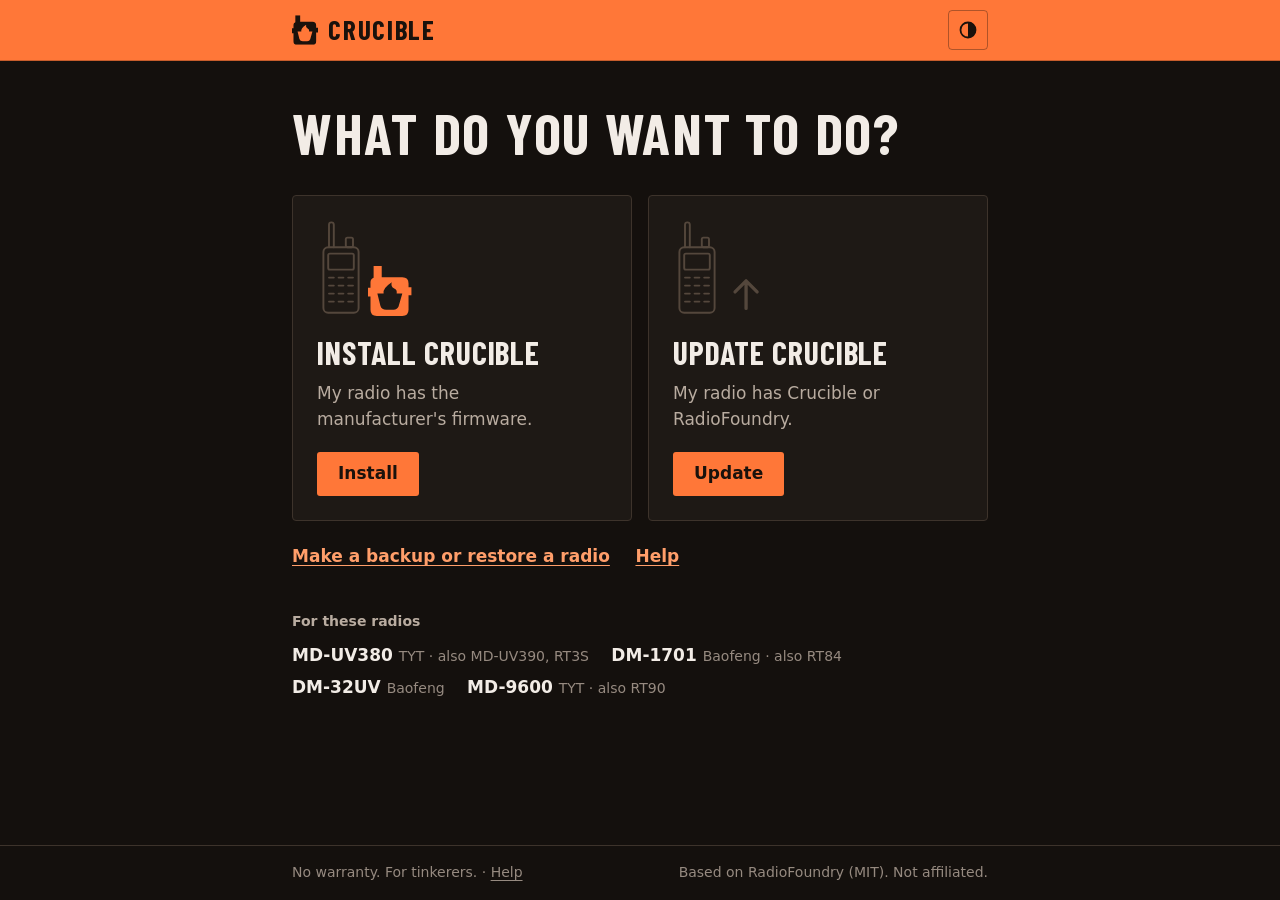
<file: docs/crucible/adr/001/prototype.html>
<!doctype html>
<!-- SPDX-License-Identifier: MIT -->
<!-- Copyright (c) 2026 David Behnke -->
<html lang="en" data-theme="dark">
<head>
<meta charset="utf-8">
<meta name="viewport" content="width=device-width, initial-scale=1">
<title>Crucible installer · ADR 001 prototype</title>
<style>
@font-face { font-family: "Barlow Condensed"; font-weight: 600; font-display: swap;
	src: url(../../../../site/crucible/fonts/barlow-condensed-600-latin.woff2) format("woff2"); }
@font-face { font-family: "Barlow Condensed"; font-weight: 700; font-display: swap;
	src: url(../../../../site/crucible/fonts/barlow-condensed-700-latin.woff2) format("woff2"); }

/* Tokens: DESIGN.md's foundry world, unchanged */
:root {
	--hot: #ff7738; --hot-lift: #ff8a52; --flame: #ffc45d; --iron: #1a120c; --cooling: #9c3410; --mould: #2a231d;
	--bg: #14100d; --plate: #1e1915; --plate-2: #2a231d; --line: #3d332b; --line-2: #54473c;
	--text: #f2ece6; --muted: #b9aca0; --faint: #968a80; --link: #ff9e6a; --ember-soft: #3a1f12; --focus: var(--flame);
	--ok: #86d6a0; --warn: #f2bd57; --warn-soft: #33270f; --bad: #ff8f80; --bad-soft: #3a1714;
	--cast: "Barlow Condensed", "Arial Narrow", sans-serif;
	--sans: system-ui, -apple-system, "Segoe UI", Roboto, "Helvetica Neue", Arial, sans-serif;
	--mono: ui-monospace, "SF Mono", Menlo, Consolas, "Liberation Mono", monospace;
	color-scheme: dark;
}
:root[data-theme="light"] {
	--bg: #d8dbd4; --plate: #eff1ec; --plate-2: #c8ccc3; --line: #aeb2a8; --line-2: #8f9489;
	--text: #1c1612; --muted: #4c4f47; --faint: #595c54; --link: #a33d0b; --ember-soft: #f7d9c8; --focus: #a33d0b;
	--ok: #1d6b35; --warn: #7c5100; --warn-soft: #f5e7c8; --bad: #a3241a; --bad-soft: #f6dcd8;
	color-scheme: light;
}
* { box-sizing: border-box; }
html { scrollbar-color: var(--line) var(--bg); accent-color: var(--hot); caret-color: var(--hot); }
::selection { background: var(--hot); color: var(--iron); }
html, body { margin: 0; }
body { min-height: 100vh; display: flex; flex-direction: column; background: var(--bg); color: var(--text);
	font: 1.0625rem/1.55 var(--sans); -webkit-font-smoothing: antialiased; }
a { color: var(--link); text-underline-offset: .2em; text-decoration-thickness: 1px; }
:focus-visible { outline: 2px solid var(--focus); outline-offset: 3px; border-radius: 2px; }

/* The band */
.band { background: var(--hot); color: var(--iron); border-bottom: 1px solid rgb(0 0 0 / 22%); }
.band .in, main, .foot .in { width: 100%; max-width: 46rem; margin: 0 auto; padding-inline: 1.25rem; }
.band .in { display: flex; align-items: center; gap: .65rem; min-height: 60px; }
.band svg.mark { width: 26px; height: 30px; }
.band b { font: 700 1.7rem/1 var(--cast); letter-spacing: .06em; text-transform: uppercase; }
.band .where { margin-left: auto; font-weight: 600; font-size: .95rem; }
.band .toggle { display: inline-grid; place-items: center; width: 40px; height: 40px; padding: 0; border-radius: 4px;
	background: transparent; border: 1px solid rgb(26 18 12 / 35%); color: var(--iron); cursor: pointer; }
.band .toggle:hover { background: rgb(26 18 12 / 10%); }
.band .toggle svg { width: 20px; height: 20px; }
.band :focus-visible { outline-color: var(--iron); }
.band .where:empty + .toggle { margin-left: auto; }
main { flex: 1; padding-block: 2.75rem 4rem; }
.foot { border-top: 1px solid var(--line); color: var(--faint); font-size: .875rem; }
.foot .in { display: flex; flex-wrap: wrap; justify-content: space-between; gap: .3rem 1.5rem; padding-block: 1rem; }
.foot a { color: inherit; }

/* Casting marks: h1, h2, the wordmark, step names and step numerals only */
h1, h2 { margin: 0; font-family: var(--cast); font-weight: 700; text-transform: uppercase; letter-spacing: .03em;
	text-wrap: balance; }
h1 { font-size: clamp(2rem, 4.2vw, 2.9rem); line-height: 1; }
.home h1 { font-size: clamp(2.4rem, 7vw, 3.6rem); line-height: .95; }
h2 { font-size: clamp(1.35rem, 2.2vw, 1.65rem); line-height: 1.1; }
.label { margin: 0 0 .55rem; font-size: .875rem; font-weight: 600; color: var(--muted); }
.lead { margin: .8rem 0 0; font-size: 1.15rem; color: var(--muted); max-width: 34rem; text-wrap: pretty; }
p { margin: .6rem 0 0; text-wrap: pretty; }
.mono { font-family: var(--mono); font-size: .875em; font-variant-numeric: tabular-nums; overflow-wrap: anywhere; }
.back { display: inline-flex; gap: .35rem; align-items: center; margin-bottom: 1.4rem; color: var(--muted);
	text-decoration: none; font-weight: 600; }
.back:hover { color: var(--text); }
.after { margin-top: 1rem; color: var(--muted); }

/* Plates and buttons: label type, sentence case */
.plate { background: var(--plate); border: 1px solid var(--line); border-radius: 4px; padding: 1.4rem 1.5rem; }
.btn { display: inline-flex; align-items: center; justify-content: center; min-height: 2.75rem; padding: 0 1.25rem;
	border-radius: 3px; border: 1px solid transparent; font: 600 1.0625rem/1 var(--sans); text-decoration: none;
	cursor: pointer; }
.btn.hot { background: var(--hot); color: var(--iron); }
.btn.hot:not([disabled]):hover { background: var(--hot-lift); }
.btn.line { background: transparent; color: var(--text); border-color: var(--line-2); }
.btn.line:hover { border-color: var(--text); }
.btn[disabled] { background: var(--plate-2); color: var(--faint); border-color: var(--line); cursor: not-allowed; }
.btn.big { min-height: 3.25rem; padding: 0 1.75rem; font-size: 1.15rem; }
.actions { display: flex; flex-wrap: wrap; align-items: center; gap: .9rem 1.4rem; margin-top: 1.5rem; }
.actions .quiet { color: var(--muted); font-weight: 600; }

/* Alerts: the signal word, then the command, then the result */
.alert { display: grid; grid-template-columns: 5.5rem 1fr; gap: .2rem .8rem; margin-top: 1.25rem; padding: .85rem 1.1rem;
	background: var(--warn-soft); border: 1px solid var(--warn); border-radius: 3px; }
.alert b { font-size: .875rem; font-weight: 700; letter-spacing: .08em; line-height: 1.75; color: var(--warn); }
.alert p { margin: 0; }
.alert.stop { background: var(--bad-soft); border-color: var(--bad); }
.alert.stop b { color: var(--bad); }
.note { margin-top: 1rem; color: var(--muted); font-size: .95rem; }

/* Gate and terms */
.narrow { max-width: 36rem; }
.browsers { display: grid; grid-template-columns: 1fr 1fr; gap: .8rem; margin-top: 1.6rem; }
.browsers a { display: block; padding: 1rem 1.1rem; background: var(--plate); border: 1px solid var(--line);
	border-radius: 4px; color: var(--text); text-decoration: none; }
.browsers a:hover { border-color: var(--hot); }
.browsers b { display: block; font-size: 1.2rem; }
.browsers span { color: var(--muted); font-size: .95rem; }
.terms { margin: 1.6rem 0 0; padding: 0; list-style: none; counter-reset: t; }
.terms li { position: relative; padding: .85rem 0 .85rem 2.6rem; border-top: 1px solid var(--line); counter-increment: t; }
.terms li:last-child { border-bottom: 1px solid var(--line); }
.terms li::before { content: counter(t); position: absolute; left: 0; top: .62rem; font: 700 1.6rem/1 var(--cast);
	color: var(--hot); }
.accept { display: flex; gap: .8rem; align-items: center; margin-top: 1.4rem; font-weight: 600; cursor: pointer; }
.accept input { flex: none; width: 1.35rem; height: 1.35rem; }

/* Home: two equal doors */
.doors { display: grid; grid-template-columns: 1fr 1fr; gap: 1rem; margin-top: 2.2rem; }
.door { display: flex; flex-direction: column; min-height: 17rem; padding: 1.5rem; background: var(--plate);
	border: 1px solid var(--line); border-radius: 4px; color: var(--text); text-decoration: none; }
.door:hover { border-color: var(--hot); }
.door .art { display: flex; align-items: flex-end; gap: .2rem; height: 6rem; color: var(--line-2); }
.door .art svg { height: 100%; width: auto; }
.door .art .lit { height: 52%; color: var(--hot); }
.door .art .arrow { height: 46%; color: var(--line-2); }
.door h2 { margin-top: auto; padding-top: 1.2rem; font-size: 2rem; }
.door p { color: var(--muted); }
.door .btn { align-self: flex-start; margin-top: 1.2rem; }
.home-links { display: flex; flex-wrap: wrap; gap: .6rem 1.6rem; margin-top: 1.4rem; font-weight: 600; }
.fits { margin-top: 2.6rem; }
.fits ul { display: flex; flex-wrap: wrap; gap: .4rem 1.4rem; margin: 0; padding: 0; list-style: none; }
.fits li { font-weight: 600; }
.fits li small { color: var(--faint); font-weight: 400; font-size: .875rem; }

/* The work card */
.card-head { display: flex; align-items: flex-end; justify-content: space-between; gap: 1rem; flex-wrap: wrap; }
.card-head .count { font-size: .875rem; font-weight: 600; color: var(--faint); }
.mould { height: .5rem; margin: 1.1rem 0 1.6rem; background: var(--mould); border-radius: 2px; overflow: hidden; }
.mould span { position: relative; display: block; height: 100%;
	background: linear-gradient(90deg, var(--cooling), var(--hot) 75%, var(--flame)); }
.mould.live span::after { content: ""; position: absolute; right: 0; top: 0; bottom: 0; width: 5px; background: var(--flame);
	animation: melt 1.1s ease-in-out infinite alternate; }
.mould.set span { background: linear-gradient(90deg, var(--cooling), var(--hot)); }
@keyframes melt { from { opacity: 1; } to { opacity: .35; } }
@media (prefers-reduced-motion: reduce) { .mould.live span::after { animation: none; } }
.steps { margin: 0; padding: 0; list-style: none; border-top: 1px solid var(--line); }
.steps.first { margin-top: 1.6rem; }
.step { display: grid; grid-template-columns: 2.75rem 1fr auto; align-items: baseline; gap: 0 .8rem; padding: .85rem 0;
	border-bottom: 1px solid var(--line); }
.step .n { font: 700 1.7rem/1 var(--cast); color: var(--faint); }
.step .t { font: 700 1.2rem/1.2 var(--cast); letter-spacing: .06em; text-transform: uppercase; color: var(--faint); }
.step .v { color: var(--muted); font-size: .95rem; text-align: right; }
.step.done .n { color: transparent; position: relative; }
.step.done .n::before { content: ""; position: absolute; left: 0; top: .1rem; width: 1.4rem; height: 1.4rem;
	background: var(--hot); -webkit-mask: var(--tick) center/contain no-repeat; mask: var(--tick) center/contain no-repeat; }
.step.done .t { color: var(--text); }
.step.done .v a { color: var(--muted); }
.step.now { grid-template-columns: 2.75rem 1fr; padding: 1.2rem 0 1.6rem; }
.step.now .n { color: var(--hot); font-size: 2.6rem; }
.step.now .t { color: var(--text); font-size: 1.65rem; }
.step .body { grid-column: 2 / -1; margin-top: .4rem; }
.step .body > p:first-child { margin-top: 0; font-size: 1.1rem; }
:root { --cross: url("data:image/svg+xml,%3Csvg xmlns='http://www.w3.org/2000/svg' viewBox='0 0 24 24'%3E%3Cpath d='M6 4 4 6l6 6-6 6 2 2 6-6 6 6 2-2-6-6 6-6-2-2-6 6z'/%3E%3C/svg%3E");
	--tick: url("data:image/svg+xml,%3Csvg xmlns='http://www.w3.org/2000/svg' viewBox='0 0 24 24'%3E%3Cpath d='M9.2 17.6 3.6 12l2-2 3.6 3.6L18.4 4.4l2 2z'/%3E%3C/svg%3E"); }

/* Choices */
.radios { display: grid; grid-template-columns: repeat(4, 1fr); gap: .7rem; margin-top: 1.1rem; }
.choice { position: relative; display: flex; flex-direction: column; align-items: center; gap: .5rem; padding: 1rem .6rem .85rem;
	background: var(--plate); border: 1px solid var(--line); border-radius: 3px; cursor: pointer; text-align: center; }
.choice:hover { border-color: var(--line-2); }
.choice svg { height: 5.5rem; width: auto; color: var(--muted); }
.choice svg.wide { height: 3.4rem; margin: 1.05rem 0; }
.choice b { font-size: 1.05rem; }
.choice small { color: var(--faint); font-size: .85rem; line-height: 1.25; }
.choice.picked { border-color: var(--hot); background: var(--ember-soft); box-shadow: inset 0 -2px 0 var(--flame); }
.choice.picked svg { color: var(--hot); }
.choice.picked small { color: var(--text); }
.options { display: grid; grid-template-columns: 1fr 1fr; gap: .7rem; margin-top: 1rem; }
.options .choice { align-items: flex-start; text-align: left; padding: .9rem 1rem; }
.sub { margin-top: 1.2rem; padding: 1rem 1.1rem; background: var(--plate); border: 1px solid var(--line); border-radius: 3px; }
.sub > b { display: block; }
.seg { display: inline-flex; flex-wrap: wrap; margin-top: .7rem; border: 1px solid var(--line-2); border-radius: 3px; overflow: hidden; }
.seg label { padding: .55rem 1rem; font-weight: 600; cursor: pointer; }
.seg label + label { border-left: 1px solid var(--line-2); }
.seg .on { background: var(--hot); color: var(--iron); }

/* Lists */
.need { margin: 1rem 0 0; padding: 0; list-style: none; display: grid; gap: .55rem; }
.need li { display: grid; grid-template-columns: 1.4rem 1fr; gap: .6rem; padding: .75rem .9rem;
	background: var(--plate); border: 1px solid var(--line); border-radius: 3px; }
.need li::before { content: ""; width: .6rem; height: .6rem; margin: .5rem 0 0 .3rem; background: var(--hot); border-radius: 1px; }
.need small { display: block; color: var(--muted); font-size: .9rem; }
.do { margin: 1rem 0 0; padding: 0; list-style: none; counter-reset: d; }
.do li { position: relative; padding: .45rem 0 .45rem 2.4rem; counter-increment: d; }
.do li::before { content: counter(d); position: absolute; left: 0; top: .42rem; width: 1.65rem; height: 1.65rem;
	display: grid; place-items: center; border: 1.5px solid var(--hot); border-radius: 50%; color: var(--hot);
	font-size: .875rem; font-weight: 700; }
.keys { display: grid; grid-template-columns: 9.5rem 1fr; gap: 1.5rem; align-items: center; }
.keys > svg { width: 100%; height: auto; color: var(--muted); }
.keys .do { margin-top: 0; }
.keys text { font: 600 9px var(--sans); fill: currentColor; }
.expect { display: flex; gap: .9rem; align-items: center; margin-top: 1rem; padding: .7rem 1rem; border-radius: 3px;
	background: var(--plate-2); }
.expect svg { flex: none; width: 1.9rem; height: auto; color: var(--muted); }
.expect b { display: block; }
.expect span { color: var(--muted); }
details.fold { margin-top: 1.1rem; }
details.fold summary { cursor: pointer; color: var(--muted); font-weight: 600; }

/* Files */
.file { display: grid; grid-template-columns: auto 1fr auto; gap: .9rem; align-items: center; margin-top: 1.1rem;
	padding: .9rem 1.1rem; background: var(--plate); border: 1px solid var(--ok); border-radius: 3px; }
.file > i { width: 1.4rem; height: 1.4rem; background: var(--ok); -webkit-mask: var(--tick) center/contain no-repeat;
	mask: var(--tick) center/contain no-repeat; }
.file small { display: block; color: var(--muted); }
.file.bad { border-color: var(--bad); }
.file.bad > i { background: var(--bad); -webkit-mask-image: var(--cross); mask-image: var(--cross); }

/* The pour */
.pour { margin-top: 1.2rem; }
.pour .mould { height: 14px; margin: .7rem 0 .4rem; border-radius: 2px; box-shadow: inset 0 1px 2px rgb(0 0 0 / .45); }
.pour .row { display: flex; justify-content: space-between; align-items: baseline; color: var(--muted);
	font-variant-numeric: tabular-nums; }
.pour .row b { color: var(--text); font-size: 1.35rem; font-weight: 700; }

/* Done */
.cast { display: grid; grid-template-columns: auto 1fr; gap: 1.4rem; align-items: center; }
.cast .seal { width: 5.5rem; height: 5.5rem; border-radius: 50%; display: grid; place-items: center;
	background: var(--hot); color: var(--iron); }
.cast .seal svg { width: 2.6rem; }
.cast .lead { margin-top: .5rem; }
.done-pour { margin-top: 2rem; }
.checks { margin: .2rem 0 0; padding: 0; list-style: none; display: grid; gap: .45rem; }
.checks li { padding-left: 1.9rem; position: relative; }
.checks li::before { content: ""; position: absolute; left: 0; top: .2rem; width: 1.15rem; height: 1.15rem;
	border: 1.5px solid var(--line-2); border-radius: 2px; }

/* Update: the radio on the bench, then the offer */
.bench { display: grid; grid-template-columns: 2.6rem 1fr; gap: 1rem; align-items: center; margin-top: 1.8rem;
	padding: .9rem 1.2rem; background: var(--plate); border: 1px solid var(--line); border-radius: 4px; }
.bench svg { width: 100%; height: auto; color: var(--muted); }
.bench h2 { font-size: 1.35rem; }
.bench dl { display: grid; grid-template-columns: max-content 1fr; gap: .15rem 1rem; margin: .35rem 0 0; }
.bench dt { color: var(--faint); }
.bench dd { margin: 0; font-weight: 600; }
.offer { margin-top: 1rem; padding: 1.4rem 1.5rem; background: var(--plate); border: 1px solid var(--hot); border-radius: 4px; }
.offer.calm { border-color: var(--line); }
.offer .meta { margin-top: .35rem; color: var(--muted); }
.offer ul { margin: .9rem 0 0; padding-left: 1.2rem; }
.offer ul li + li { margin-top: .2rem; }
details.more { margin-top: 1.2rem; border-top: 1px solid var(--line); }
details.more summary { padding: 1rem 0 .2rem; cursor: pointer; font-weight: 600; color: var(--muted); }
.versions { margin: .7rem 0 0; padding: 0; list-style: none; display: grid; gap: .45rem; }
.versions li { display: grid; grid-template-columns: 1.3rem 1fr auto; gap: .15rem .8rem; align-items: baseline;
	padding: .75rem .9rem; background: var(--plate); border: 1px solid var(--line); border-radius: 3px; cursor: pointer; }
.versions li.picked { border-color: var(--hot); background: var(--ember-soft); box-shadow: inset 0 -2px 0 var(--flame); }
.versions .mono { color: var(--muted); grid-column: 2 / -1; }
.versions em { font-style: normal; font-size: .875rem; color: var(--faint); }
.versions li.picked .mono, .versions li.picked em { color: var(--text); }

/* Prototype only: one screen at a time */
[data-screen] { display: none; }
[data-screen].show { display: block; }

@media (max-width: 40rem) {
	main { padding-block: 2rem 3rem; }
	.doors, .browsers, .options { grid-template-columns: 1fr; }
	.door { min-height: 0; }
	.door .art { height: 4.25rem; }
	.radios { grid-template-columns: 1fr 1fr; }
	.step .v { display: none; }
	.step, .step.now { grid-template-columns: 2.3rem 1fr; }
	.keys { grid-template-columns: 1fr; }
	.keys > svg { max-width: 7.5rem; }
	.band .where { display: none; }
	.band .toggle { margin-left: auto; }
	.alert { grid-template-columns: 1fr; }
	.versions li { grid-template-columns: 1.3rem 1fr; }
	.versions em { grid-column: 2; }
}
</style>
</head>
<body>
<svg width="0" height="0" style="position:absolute" aria-hidden="true">
	<defs>
		<symbol id="handheld" viewBox="0 0 60 120">
			<g fill="none" stroke="currentColor" stroke-width="2.4" stroke-linejoin="round" stroke-linecap="round">
				<path d="M15 34V6a3 3 0 0 1 6 0v28"/>
				<rect x="36" y="22" width="9" height="12" rx="2"/>
				<rect x="8" y="34" width="44" height="82" rx="6"/>
				<rect x="14" y="42" width="32" height="20" rx="2"/>
				<path d="M15 72h6M27 72h6M39 72h6M15 82h6M27 82h6M39 82h6M15 92h6M27 92h6M39 92h6M15 102h6M27 102h6M39 102h6"/>
			</g>
		</symbol>
		<symbol id="mobile" viewBox="0 0 120 70">
			<g fill="none" stroke="currentColor" stroke-width="2.4" stroke-linejoin="round" stroke-linecap="round">
				<rect x="4" y="12" width="112" height="50" rx="5"/>
				<rect x="34" y="20" width="42" height="18" rx="2"/>
				<circle cx="19" cy="37" r="8"/><circle cx="98" cy="37" r="8"/>
				<path d="M34 50h7M47 50h7M60 50h7M73 50h3"/>
				<path d="M20 12V6h80v6"/>
			</g>
		</symbol>
		<!-- The radio's screen, dark: a front with a filled screen -->
		<symbol id="darkscreen" viewBox="0 0 40 52">
			<g fill="none" stroke="currentColor" stroke-width="2.2" stroke-linejoin="round"><rect x="3" y="3" width="34" height="46" rx="4"/></g>
			<rect x="8" y="9" width="24" height="15" rx="1.5" fill="#000" stroke="currentColor" stroke-width="1.6"/>
			<g stroke="currentColor" stroke-width="2.2" stroke-linecap="round"><path d="M10 32h4M18 32h4M26 32h4M10 40h4M18 40h4M26 40h4"/></g>
		</symbol>
		<!-- The radio's top: the LED is the sign -->
		<symbol id="ledtop" viewBox="0 0 40 52">
			<g fill="none" stroke="currentColor" stroke-width="2.2" stroke-linejoin="round" stroke-linecap="round"><path d="M12 22V5a2.5 2.5 0 0 1 5 0v17"/><path d="M5 51V26a4 4 0 0 1 4-4h22a4 4 0 0 1 4 4v25"/></g>
			<circle cx="27" cy="15" r="4.5" fill="var(--warn)"/>
		</symbol>
		<symbol id="arrow" viewBox="0 0 40 40"><path fill="none" stroke="currentColor" stroke-width="3" stroke-linecap="round" stroke-linejoin="round" d="M20 33V9M10 18l10-10 10 10"/></symbol>
		<symbol id="mark" viewBox="0 0 70 80"><path fill="currentColor" fill-rule="evenodd" d="M9 0H22V18H55Q65 18 65 28V34H70V47H65V70Q65 80 55 80H14Q4 80 4 70V49H0V35H4V26Q4 21 9 19Z M15 44H25Q23 36 38 26Q36 33 42 36Q47 38 46 44H55L49 65Q47 70 41 70H29Q22 70 20 64Z"/></symbol>
	</defs>
</svg>

<header class="band"><div class="in">
	<svg class="mark" viewBox="0 0 70 80" aria-hidden="true"><use href="#mark"/></svg>
	<b>Crucible</b>
	<span class="where" data-where></span>
	<button class="toggle" type="button" aria-label="Change light and dark"><svg viewBox="0 0 20 20" aria-hidden="true"><circle cx="10" cy="10" r="7.5" fill="none" stroke="currentColor" stroke-width="1.8"/><path d="M10 2.5a7.5 7.5 0 0 1 0 15z" fill="currentColor"/></svg></button>
</div></header>

<main>

<!-- 1. The browser cannot connect -->
<section data-screen="gate" data-where="">
	<div class="narrow">
		<h1>Use Chrome or Edge</h1>
		<p class="lead">This browser cannot connect to a radio. Open this page on a computer in one of these browsers.</p>
		<div class="browsers">
			<a href="https://www.google.com/chrome/"><b>Chrome</b><span>Windows, Mac or Linux computer</span></a>
			<a href="https://www.microsoft.com/edge"><b>Edge</b><span>Windows, Mac or Linux computer</span></a>
		</div>
		<p class="note">Safari, Firefox and phone browsers cannot install Crucible. Opera on a computer can also connect.</p>
	</div>
</section>

<!-- 2. Terms, one time on each computer -->
<section data-screen="terms" data-where="">
	<div class="narrow">
		<h1>Before you start</h1>
		<p class="lead">Read these four items. The installer shows them one time on this computer.</p>
		<ol class="terms">
			<li>Crucible is experimental firmware. It is for tinkerers.</li>
			<li>Crucible has no warranty. You accept all risk.</li>
			<li>An install can cause damage to your radio. Keep your backup files.</li>
			<li>You are responsible for your radio and for its transmissions.</li>
		</ol>
		<label class="accept"><input type="checkbox"> I understand these items and I accept the risk.</label>
		<div class="actions"><button class="btn hot big" disabled>Continue</button></div>
		<p class="after">If you do not accept, close this page.</p>
	</div>
</section>

<!-- 3. Home: two doors -->
<section data-screen="home" data-where="" class="home">
	<h1>What do you want to do?</h1>
	<div class="doors">
		<a class="door" href="#i-radio">
			<span class="art"><svg viewBox="0 0 60 120" aria-hidden="true"><use href="#handheld"/></svg><svg class="lit" viewBox="0 0 70 80" aria-hidden="true"><use href="#mark"/></svg></span>
			<h2>Install Crucible</h2>
			<p>My radio has the manufacturer's firmware.</p>
			<span class="btn hot">Install</span>
		</a>
		<a class="door" href="#u-connect">
			<span class="art"><svg viewBox="0 0 60 120" aria-hidden="true"><use href="#handheld"/></svg><svg class="arrow" viewBox="0 0 40 40" aria-hidden="true"><use href="#arrow"/></svg></span>
			<h2>Update Crucible</h2>
			<p>My radio has Crucible or RadioFoundry.</p>
			<span class="btn hot">Update</span>
		</a>
	</div>
	<div class="home-links"><a href="#">Make a backup or restore a radio</a><a href="#">Help</a></div>
	<div class="fits">
		<p class="label">For these radios</p>
		<ul>
			<li>MD-UV380 <small>TYT · also MD-UV390, RT3S</small></li>
			<li>DM-1701 <small>Baofeng · also RT84</small></li>
			<li>DM-32UV <small>Baofeng</small></li>
			<li>MD-9600 <small>TYT · also RT90</small></li>
		</ul>
	</div>
</section>

<!-- 4. Install: select the radio -->
<section data-screen="i-radio" data-where="Install">
	<a class="back" href="#home">← Back</a>
	<div class="card-head"><h1>Install Crucible</h1><span class="count">Step 1 of 6</span></div>
	<div class="mould"><span style="width:4%"></span></div>
	<ol class="steps">
		<li class="step now"><span class="n">1</span><span class="t">Radio</span>
			<div class="body">
				<p>Select your radio.</p>
				<div class="radios">
					<label class="choice"><svg viewBox="0 0 60 120" aria-hidden="true"><use href="#handheld"/></svg><b>MD-UV380</b><small>TYT · also MD-UV390, RT3S</small></label>
					<label class="choice picked"><svg viewBox="0 0 60 120" aria-hidden="true"><use href="#handheld"/></svg><b>DM-1701</b><small>Baofeng · also RT84</small></label>
					<label class="choice"><svg viewBox="0 0 60 120" aria-hidden="true"><use href="#handheld"/></svg><b>DM-32UV</b><small>Baofeng</small></label>
					<label class="choice"><svg class="wide" viewBox="0 0 120 70" aria-hidden="true"><use href="#mobile"/></svg><b>MD-9600</b><small>TYT · also RT90</small></label>
				</div>
				<div class="actions"><a class="btn hot" href="#i-need">Next</a></div>
			</div></li>
		<li class="step"><span class="n">2</span><span class="t">Things you need</span></li>
		<li class="step"><span class="n">3</span><span class="t">Save your channels</span></li>
		<li class="step"><span class="n">4</span><span class="t">Firmware file</span></li>
		<li class="step"><span class="n">5</span><span class="t">Update mode</span></li>
		<li class="step"><span class="n">6</span><span class="t">Install</span></li>
	</ol>
</section>

<!-- 4b. Install: the MD-UV380 asks for its power -->
<section data-screen="i-radio-power" data-where="Install">
	<a class="back" href="#home">← Back</a>
	<div class="card-head"><h1>Install Crucible</h1><span class="count">Step 1 of 6</span></div>
	<div class="mould"><span style="width:4%"></span></div>
	<ol class="steps">
		<li class="step now"><span class="n">1</span><span class="t">Radio</span>
			<div class="body">
				<p>Select your radio.</p>
				<div class="radios">
					<label class="choice picked"><svg viewBox="0 0 60 120" aria-hidden="true"><use href="#handheld"/></svg><b>MD-UV380</b><small>TYT · also MD-UV390, RT3S</small></label>
					<label class="choice"><svg viewBox="0 0 60 120" aria-hidden="true"><use href="#handheld"/></svg><b>DM-1701</b><small>Baofeng · also RT84</small></label>
					<label class="choice"><svg viewBox="0 0 60 120" aria-hidden="true"><use href="#handheld"/></svg><b>DM-32UV</b><small>Baofeng</small></label>
					<label class="choice"><svg class="wide" viewBox="0 0 120 70" aria-hidden="true"><use href="#mobile"/></svg><b>MD-9600</b><small>TYT · also RT90</small></label>
				</div>
				<div class="sub">
					<b>Maximum power</b>
					<p style="margin-top:.2rem;color:var(--muted)">Read the power on the label of the radio or of its box.</p>
					<div class="seg"><label class="on">5 W</label><label>10 W (MD-UV390 Plus)</label></div>
				</div>
				<div class="alert"><b>CAUTION</b><p>Select the power on the label. The installer cannot find an incorrect selection. With an incorrect selection, the radio does not operate correctly.</p></div>
				<div class="actions"><a class="btn hot" href="#i-need">Next</a></div>
			</div></li>
		<li class="step"><span class="n">2</span><span class="t">Things you need</span></li>
		<li class="step"><span class="n">3</span><span class="t">Save your channels</span></li>
		<li class="step"><span class="n">4</span><span class="t">Firmware file</span></li>
		<li class="step"><span class="n">5</span><span class="t">Update mode</span></li>
		<li class="step"><span class="n">6</span><span class="t">Install</span></li>
	</ol>
</section>

<!-- 5. Install: things you need -->
<section data-screen="i-need" data-where="Install">
	<a class="back" href="#i-radio">← Back</a>
	<div class="card-head"><h1>Install Crucible</h1><span class="count">Step 2 of 6</span></div>
	<div class="mould"><span style="width:20%"></span></div>
	<ol class="steps">
		<li class="step done"><span class="n">1</span><span class="t">Radio</span><span class="v">DM-1701 · <a href="#i-radio">Change</a></span></li>
		<li class="step now"><span class="n">2</span><span class="t">Things you need</span>
			<div class="body">
				<p>Get these items before you start.</p>
				<ul class="need">
					<li><span>The programming cable of the radio<small>A charging cable cannot send data.</small></span></li>
					<li><span>A charged battery<small>Charge the battery to more than half.</small></span></li>
					<li><span>The Baofeng firmware file<small>Version V02.06, or Radioddity V02.01 to V02.03. <a href="#">Where to get the file</a></small></span></li>
					<li><span>The manufacturer's programming software (CPS)<small>Step 3 uses the CPS to save your channels. Most CPS programs operate only on Windows.</small></span></li>
				</ul>
				<div class="actions"><a class="btn hot" href="#i-save">Next</a></div>
			</div></li>
		<li class="step"><span class="n">3</span><span class="t">Save your channels</span></li>
		<li class="step"><span class="n">4</span><span class="t">Firmware file</span></li>
		<li class="step"><span class="n">5</span><span class="t">Update mode</span></li>
		<li class="step"><span class="n">6</span><span class="t">Install</span></li>
	</ol>
</section>

<!-- 6. Install: save the channels with the CPS (DM-1701, MD-UV380) -->
<section data-screen="i-save" data-where="Install">
	<a class="back" href="#i-need">← Back</a>
	<div class="card-head"><h1>Install Crucible</h1><span class="count">Step 3 of 6</span></div>
	<div class="mould"><span style="width:36%"></span></div>
	<ol class="steps">
		<li class="step done"><span class="n">1</span><span class="t">Radio</span><span class="v">DM-1701 · <a href="#i-radio">Change</a></span></li>
		<li class="step done"><span class="n">2</span><span class="t">Things you need</span><span class="v">Ready</span></li>
		<li class="step now"><span class="n">3</span><span class="t">Save your channels</span>
			<div class="body">
				<p>Save your channels in a file before the install. Crucible changes the channel memory of the radio.</p>
				<ol class="do">
					<li>Set the radio to ON.</li>
					<li>Connect the radio to the computer with the programming cable.</li>
					<li>Open the CPS.</li>
					<li>In the CPS, click <b>Read</b>. The CPS copies the channels from the radio.</li>
					<li>Save the file on your computer.</li>
				</ol>
				<label class="accept"><input type="checkbox"> I saved my channels in a file.</label>
				<details class="fold"><summary>I do not have the CPS</summary>
					<div class="alert"><b>CAUTION</b><p>Without a channel file, you cannot restore your channels. You must enter them again.</p></div>
					<label class="accept"><input type="checkbox"> I continue without a channel file.</label>
				</details>
				<div class="actions"><button class="btn hot" disabled>Next</button></div>
			</div></li>
		<li class="step"><span class="n">4</span><span class="t">Firmware file</span></li>
		<li class="step"><span class="n">5</span><span class="t">Update mode</span></li>
		<li class="step"><span class="n">6</span><span class="t">Install</span></li>
	</ol>
</section>

<!-- 7. Install: the firmware file -->
<section data-screen="i-file" data-where="Install">
	<a class="back" href="#i-save">← Back</a>
	<div class="card-head"><h1>Install Crucible</h1><span class="count">Step 4 of 6</span></div>
	<div class="mould"><span style="width:52%"></span></div>
	<ol class="steps">
		<li class="step done"><span class="n">1</span><span class="t">Radio</span><span class="v">DM-1701 · <a href="#i-radio">Change</a></span></li>
		<li class="step done"><span class="n">2</span><span class="t">Things you need</span><span class="v">Ready</span></li>
		<li class="step done"><span class="n">3</span><span class="t">Save your channels</span><span class="v">Saved</span></li>
		<li class="step now"><span class="n">4</span><span class="t">Firmware file</span>
			<div class="body">
				<p>Select the Baofeng firmware file. Crucible uses the voice codec from this file.</p>
				<div class="file"><i></i><span><b>Baofeng V02.06</b><small>BF-DM1701-V02.06.bin · The installer accepts this file.</small></span><a href="#">Change</a></div>
				<div class="actions"><a class="btn hot" href="#i-mode">Next</a></div>
				<p class="note">The file stays on your computer. The installer does not send it.</p>
			</div></li>
		<li class="step"><span class="n">5</span><span class="t">Update mode</span></li>
		<li class="step"><span class="n">6</span><span class="t">Install</span></li>
	</ol>
</section>

<!-- 7b. Install: the file is not correct -->
<section data-screen="e-file" data-where="Install">
	<a class="back" href="#i-save">← Back</a>
	<div class="card-head"><h1>Install Crucible</h1><span class="count">Step 4 of 6</span></div>
	<div class="mould"><span style="width:52%"></span></div>
	<ol class="steps">
		<li class="step done"><span class="n">1</span><span class="t">Radio</span><span class="v">DM-1701 · <a href="#i-radio">Change</a></span></li>
		<li class="step done"><span class="n">2</span><span class="t">Things you need</span><span class="v">Ready</span></li>
		<li class="step done"><span class="n">3</span><span class="t">Save your channels</span><span class="v">Saved</span></li>
		<li class="step now"><span class="n">4</span><span class="t">Firmware file</span>
			<div class="body">
				<p>Select the Baofeng firmware file. Crucible uses the voice codec from this file.</p>
				<div class="file bad"><i></i><span><b>The installer cannot use this file.</b><small>DM1701-update.zip · This is not a DM-1701 firmware file that the installer knows.</small></span><a href="#">Change</a></div>
				<p>Extract the files from the ZIP file. Then select version V02.06, or Radioddity V02.01 to V02.03.</p>
				<div class="actions"><button class="btn hot" disabled>Next</button><a class="quiet" href="#">Where to get the file</a></div>
			</div></li>
		<li class="step"><span class="n">5</span><span class="t">Update mode</span></li>
		<li class="step"><span class="n">6</span><span class="t">Install</span></li>
	</ol>
</section>

<!-- 8. Install: update mode (DM-1701, MD-UV380) -->
<section data-screen="i-mode" data-where="Install">
	<a class="back" href="#i-file">← Back</a>
	<div class="card-head"><h1>Install Crucible</h1><span class="count">Step 5 of 6</span></div>
	<div class="mould"><span style="width:68%"></span></div>
	<ol class="steps">
		<li class="step done"><span class="n">1</span><span class="t">Radio</span><span class="v">DM-1701</span></li>
		<li class="step done"><span class="n">2</span><span class="t">Things you need</span><span class="v">Ready</span></li>
		<li class="step done"><span class="n">3</span><span class="t">Save your channels</span><span class="v">Saved</span></li>
		<li class="step done"><span class="n">4</span><span class="t">Firmware file</span><span class="v">V02.06</span></li>
		<li class="step now"><span class="n">5</span><span class="t">Update mode</span>
			<div class="body">
				<div class="keys">
					<svg viewBox="0 0 80 150" aria-hidden="true">
						<g fill="none" stroke="currentColor" stroke-width="2.4" stroke-linejoin="round" stroke-linecap="round">
							<path d="M44 40V8a3 3 0 0 1 6 0v32"/>
							<rect x="58" y="26" width="10" height="14" rx="2" stroke="var(--hot)"/>
							<rect x="30" y="40" width="40" height="104" rx="7"/>
						</g>
						<rect x="24" y="58" width="6" height="11" rx="1.5" fill="var(--hot)"/>
						<rect x="24" y="73" width="6" height="22" rx="1.5" fill="var(--hot)"/>
						<rect x="24" y="99" width="6" height="9" rx="1.5" fill="currentColor"/>
						<text x="20" y="67" text-anchor="end">SK1</text><text x="20" y="88" text-anchor="end">PTT</text>
						<text x="63" y="19" text-anchor="middle">Knob</text>
					</svg>
					<ol class="do">
						<li>Turn the volume knob to OFF.</li>
						<li>Connect the cable to the radio and to the computer.</li>
						<li>Push and hold <b>PTT</b> and <b>SK1</b>. SK1 is the key above PTT.</li>
						<li>Turn the volume knob to ON.</li>
						<li>Release the keys.</li>
					</ol>
				</div>
				<div class="expect"><svg viewBox="0 0 40 52" aria-hidden="true"><use href="#darkscreen"/></svg><span><b>The screen stays dark.</b>This is correct.</span></div>
				<div class="actions"><a class="btn hot" href="#i-pour">Connect</a><a class="quiet" href="#e-notfound">The radio is not in the list</a></div>
			</div></li>
		<li class="step"><span class="n">6</span><span class="t">Install</span></li>
	</ol>
</section>

<!-- 9. Install: the pour -->
<section data-screen="i-pour" data-where="Install">
	<div class="card-head"><h1>Install Crucible</h1><span class="count">Step 6 of 6</span></div>
	<ol class="steps first">
		<li class="step done"><span class="n">1</span><span class="t">Radio</span><span class="v">DM-1701</span></li>
		<li class="step done"><span class="n">2</span><span class="t">Things you need</span><span class="v">Ready</span></li>
		<li class="step done"><span class="n">3</span><span class="t">Save your channels</span><span class="v">Saved</span></li>
		<li class="step done"><span class="n">4</span><span class="t">Firmware file</span><span class="v">V02.06</span></li>
		<li class="step done"><span class="n">5</span><span class="t">Update mode</span><span class="v">Connected</span></li>
		<li class="step now"><span class="n">6</span><span class="t">Install</span>
			<div class="body">
				<p>The installer writes Crucible to the radio.</p>
				<div class="pour">
					<div class="row"><b>63%</b><span>About 1 minute left</span></div>
					<div class="mould live"><span style="width:63%"></span></div>
				</div>
				<div class="alert"><b>CAUTION</b><p>Do not disconnect the cable or close this page. If the install stops, the radio cannot operate until you do the install again.</p></div>
			</div></li>
	</ol>
</section>

<!-- 9b. Install: the install stopped -->
<section data-screen="e-stopped" data-where="Install">
	<h1>Install Crucible</h1>
	<div class="alert stop" style="margin-top:1.8rem"><b>STOP</b><p>The install stopped before the end.</p></div>
	<div class="plate" style="margin-top:1rem">
		<p style="margin-top:0">The radio stays in update mode. Your files are on your computer.</p>
		<div class="expect"><svg viewBox="0 0 40 52" aria-hidden="true"><use href="#darkscreen"/></svg><span><b>The screen stays dark.</b>The radio is in update mode.</span></div>
		<ol class="do">
			<li>Do not disconnect the radio. Do not set it to OFF.</li>
			<li>Make sure that the cable is connected.</li>
			<li>If the radio is OFF, do the <a href="#i-mode">Update mode</a> step again.</li>
			<li>Click <b>Install again</b>.</li>
		</ol>
		<div class="actions"><a class="btn hot" href="#i-pour">Install again</a><a class="quiet" href="#">Report a problem</a></div>
	</div>
	<!-- Prototype: the sign and the step number follow the selected radio. -->
</section>

<!-- 10. Install: done -->
<section data-screen="i-done" data-where="Install">
	<div class="cast">
		<span class="seal"><svg viewBox="0 0 70 80" aria-hidden="true"><use href="#mark"/></svg></span>
		<div><h1>Crucible is installed</h1><p class="lead">Your DM-1701 starts again with Crucible.</p></div>
	</div>
	<div class="pour done-pour"><div class="mould set"><span style="width:100%"></span></div></div>
	<div class="plate" style="margin-top:1.5rem">
		<p class="label">Do these checks</p>
		<ul class="checks">
			<li>The radio shows the Crucible mark when it starts.</li>
			<li>Your channels are on the radio.</li>
			<li>You hear a voice call on a DMR channel.</li>
		</ul>
	</div>
	<div class="actions"><a class="btn hot" href="#">Make a backup of the radio</a><a class="quiet" href="#">Report a problem</a></div>
	<p class="after">The backup keeps your Crucible channels, settings and calibration.</p>
	<p class="note">To return to the manufacturer's firmware, you need the firmware file from step 4 and the channel file from step 3.</p>
</section>

<!-- 11. Install DM-32UV: update mode comes before the backup -->
<section data-screen="i-dm32-mode" data-where="Install">
	<a class="back" href="#i-need">← Back</a>
	<div class="card-head"><h1>Install Crucible</h1><span class="count">Step 3 of 5</span></div>
	<div class="mould"><span style="width:44%"></span></div>
	<ol class="steps">
		<li class="step done"><span class="n">1</span><span class="t">Radio</span><span class="v">DM-32UV · <a href="#i-radio">Change</a></span></li>
		<li class="step done"><span class="n">2</span><span class="t">Things you need</span><span class="v">Ready</span></li>
		<li class="step now"><span class="n">3</span><span class="t">Update mode</span>
			<div class="body">
				<div class="keys">
					<svg viewBox="0 0 104 150" aria-hidden="true">
						<g fill="none" stroke="currentColor" stroke-width="2.4" stroke-linejoin="round" stroke-linecap="round">
							<path d="M44 40V8a3 3 0 0 1 6 0v32"/>
							<rect x="30" y="40" width="40" height="104" rx="7"/>
							<path d="M70 62h6v18h-6" stroke="var(--hot)"/>
							<rect x="56" y="26" width="10" height="14" rx="2" stroke="var(--hot)"/>
						</g>
						<circle cx="36" cy="33" r="4" fill="var(--warn)"/>
						<text x="29" y="36" text-anchor="end">LED</text>
						<text x="69" y="31">Knob</text>
						<text x="80" y="74">Jack</text>
					</svg>
					<ol class="do">
						<li>Turn the volume knob to OFF.</li>
						<li>Connect the programming cable to the speaker-mic jack and to the computer.</li>
						<li>Click <b>Connect</b>.</li>
						<li>Select the cable in the list.</li>
						<li>Turn the volume knob to ON. Do not hold a key.</li>
					</ol>
				</div>
				<div class="expect"><svg viewBox="0 0 40 52" aria-hidden="true"><use href="#ledtop"/></svg><span><b>The LED blinks yellow slowly.</b>This is correct.</span></div>
				<div class="actions"><a class="btn hot" href="#i-dm32-backup">Connect</a><a class="quiet" href="#e-notfound">The cable is not in the list</a></div>
			</div></li>
		<li class="step"><span class="n">4</span><span class="t">Backup</span></li>
		<li class="step"><span class="n">5</span><span class="t">Install</span></li>
	</ol>
</section>

<!-- 12. Install DM-32UV: the installer makes the backup -->
<section data-screen="i-dm32-backup" data-where="Install">
	<div class="card-head"><h1>Install Crucible</h1><span class="count">Step 4 of 5</span></div>
	<ol class="steps first">
		<li class="step done"><span class="n">1</span><span class="t">Radio</span><span class="v">DM-32UV</span></li>
		<li class="step done"><span class="n">2</span><span class="t">Things you need</span><span class="v">Ready</span></li>
		<li class="step done"><span class="n">3</span><span class="t">Update mode</span><span class="v">Connected</span></li>
		<li class="step now"><span class="n">4</span><span class="t">Backup</span>
			<div class="body">
				<p>The installer makes a backup of the radio memory. The backup also holds the voice codec.</p>
				<div class="pour">
					<div class="row"><b>41%</b><span>About 6 minutes left</span></div>
					<div class="mould live"><span style="width:41%"></span></div>
				</div>
				<p>The LED on the radio blinks yellow quickly.</p>
				<div class="alert"><b>CAUTION</b><p>Do not touch the cable or the radio. If the cable moves, the backup stops.</p></div>
				<p class="after">At the end, the browser saves the backup file. Keep this file on your computer.</p>
			</div></li>
		<li class="step"><span class="n">5</span><span class="t">Install</span></li>
	</ol>
</section>

<!-- 13. Install MD-9600: a backup before the install -->
<section data-screen="i-md9600-backup" data-where="Install">
	<a class="back" href="#i-need">← Back</a>
	<div class="card-head"><h1>Install Crucible</h1><span class="count">Step 3 of 6</span></div>
	<div class="mould"><span style="width:36%"></span></div>
	<ol class="steps">
		<li class="step done"><span class="n">1</span><span class="t">Radio</span><span class="v">MD-9600 · <a href="#i-radio">Change</a></span></li>
		<li class="step done"><span class="n">2</span><span class="t">Things you need</span><span class="v">Ready</span></li>
		<li class="step now"><span class="n">3</span><span class="t">Backup</span>
			<div class="body">
				<p>Make a backup of the radio before the install. The radio keeps the manufacturer's firmware for this step.</p>
				<ol class="do">
					<li>Set the radio to ON.</li>
					<li>Connect the USB cable to the rear of the radio and to the computer.</li>
				</ol>
				<div class="options">
					<label class="choice picked"><b>Everything</b><small>About 6 minutes. You can restore the full radio.</small></label>
					<label class="choice"><b>Channels and settings</b><small>About 20 seconds.</small></label>
				</div>
				<div class="actions"><a class="btn hot" href="#">Make the backup</a></div>
				<p class="after">The browser saves the backup file. Keep this file on your computer.</p>
				<details class="fold"><summary>Continue without a backup</summary>
					<div class="alert"><b>CAUTION</b><p>Without a backup, you cannot restore the radio. You lose your channels and settings.</p></div>
					<label class="accept"><input type="checkbox"> I continue without a backup.</label>
					<div class="actions"><button class="btn line" disabled>Next</button></div>
				</details>
			</div></li>
		<li class="step"><span class="n">4</span><span class="t">Firmware file</span></li>
		<li class="step"><span class="n">5</span><span class="t">Update mode</span></li>
		<li class="step"><span class="n">6</span><span class="t">Install</span></li>
	</ol>
</section>

<!-- 14. Install MD-9600: update mode -->
<section data-screen="i-md9600-mode" data-where="Install">
	<a class="back" href="#i-file">← Back</a>
	<div class="card-head"><h1>Install Crucible</h1><span class="count">Step 5 of 6</span></div>
	<div class="mould"><span style="width:68%"></span></div>
	<ol class="steps">
		<li class="step done"><span class="n">1</span><span class="t">Radio</span><span class="v">MD-9600</span></li>
		<li class="step done"><span class="n">2</span><span class="t">Things you need</span><span class="v">Ready</span></li>
		<li class="step done"><span class="n">3</span><span class="t">Backup</span><span class="v">Saved</span></li>
		<li class="step done"><span class="n">4</span><span class="t">Firmware file</span><span class="v">V16.45</span></li>
		<li class="step now"><span class="n">5</span><span class="t">Update mode</span>
			<div class="body">
				<ol class="do" style="margin-top:0">
					<li>Disconnect the DC power cable from the radio. The power key is not sufficient.</li>
					<li>Connect the USB cable to the rear of the radio and to the computer.</li>
					<li>Push and hold <b>P1</b> and the orange key.</li>
					<li>Connect the DC power cable.</li>
					<li>Release the keys.</li>
				</ol>
				<div class="expect"><svg viewBox="0 0 40 52" aria-hidden="true"><use href="#darkscreen"/></svg><span><b>The screen stays blank. The backlight blinks one time each second.</b>This is correct.</span></div>
				<div class="actions"><a class="btn hot" href="#">Connect</a><a class="quiet" href="#e-notfound">The radio is not in the list</a></div>
			</div></li>
		<li class="step"><span class="n">6</span><span class="t">Install</span></li>
	</ol>
</section>

<!-- 15. Update: connect -->
<section data-screen="u-connect" data-where="Update">
	<a class="back" href="#home">← Back</a>
	<h1>Update Crucible</h1>
	<p class="lead">The installer reads the radio and finds the correct update.</p>
	<div class="plate" style="margin-top:1.8rem">
		<div class="keys" style="grid-template-columns:4.5rem 1fr">
			<svg viewBox="0 0 60 120" aria-hidden="true"><use href="#handheld"/></svg>
			<ol class="do">
				<li>Set the radio to ON. Do not hold a key.</li>
				<li>Connect the cable to the radio and to the computer.</li>
				<li>Click <b>Connect</b>.</li>
				<li>Select the radio in the list.</li>
			</ol>
		</div>
		<div class="actions"><a class="btn hot big" href="#u-found">Connect</a></div>
	</div>
	<p class="note">Your voice codec, channels and settings stay on the radio.</p>
</section>

<!-- 16. Update: the radio and its update -->
<section data-screen="u-found" data-where="Update">
	<a class="back" href="#u-connect">← Back</a>
	<h1>Update Crucible</h1>
	<div class="bench">
		<svg viewBox="0 0 60 120" aria-hidden="true"><use href="#handheld"/></svg>
		<div class="facts"><h2>DM-1701</h2><dl><dt>Firmware</dt><dd>RadioFoundry 0.9.4</dd><dt>Voice codec</dt><dd>On the radio</dd></dl></div>
	</div>
	<div class="offer">
		<h2>Crucible · 26 November 2026</h2>
		<p class="meta">Test release. It is newer than the firmware on your radio.</p>
		<ul>
			<li>Crucible sets better transmit levels for DMR and YSF.</li>
			<li>Crucible removes the Mic check screen.</li>
		</ul>
		<p>This update replaces RadioFoundry with Crucible.</p>
		<div class="actions"><a class="btn hot big" href="#u-pour">Update</a><a class="quiet" href="#">Make a backup first</a></div>
	</div>
	<details class="more"><summary>Other versions and file details</summary></details>
</section>

<!-- 17. Update: other versions (advanced), an older one picked -->
<section data-screen="u-versions" data-where="Update">
	<a class="back" href="#u-found">← Back</a>
	<h1>Update Crucible</h1>
	<div class="bench">
		<svg viewBox="0 0 60 120" aria-hidden="true"><use href="#handheld"/></svg>
		<div class="facts"><h2>DM-1701</h2><dl><dt>Firmware</dt><dd>Crucible · 26 November 2026</dd><dt>Voice codec</dt><dd>On the radio</dd></dl></div>
	</div>
	<div class="offer calm">
		<h2>You have the latest version</h2>
		<p class="meta">No update is necessary.</p>
	</div>
	<details class="more" open><summary>Other versions and file details</summary>
		<ul class="versions">
			<li><input type="radio" name="v"><b>26 November 2026</b><em>On your radio</em><span class="mono">crucible-c617b8b4-e9d997c6-261126-4</span></li>
			<li class="picked"><input type="radio" name="v" checked><b>20 November 2026</b><em>Older</em><span class="mono">crucible-5b1e09aa-3f2c7d10-261120-1</span></li>
		</ul>
		<div class="alert"><b>CAUTION</b><p>Make a backup before you select an older version. An older version can erase settings from a newer version.</p></div>
		<div class="actions"><button class="btn hot">Update to this version</button><a class="quiet" href="#">File details and checksums</a></div>
	</details>
</section>

<!-- 18. Update: the radio has the manufacturer's firmware -->
<section data-screen="e-wrongfw" data-where="Update">
	<a class="back" href="#u-connect">← Back</a>
	<h1>Update Crucible</h1>
	<div class="alert stop" style="margin-top:1.8rem"><b>STOP</b><p>This radio has the manufacturer's firmware. You cannot update it.</p></div>
	<div class="plate" style="margin-top:1rem">
		<p style="margin-top:0">Use Install to install Crucible on this radio. Install shows how to save your channels first.</p>
		<div class="actions"><a class="btn hot" href="#i-radio">Go to Install</a></div>
	</div>
	<p class="note">The installer did not write to the radio.</p>
</section>

<!-- 19. Update: the pour -->
<section data-screen="u-pour" data-where="Update">
	<h1>Update Crucible</h1>
	<p class="lead">The installer writes Crucible · 26 November 2026 to your DM-1701.</p>
	<div class="plate" style="margin-top:1.8rem">
		<div class="pour" style="margin-top:0">
			<div class="row"><b>38%</b><span>About 40 seconds left</span></div>
			<div class="mould live"><span style="width:38%"></span></div>
		</div>
		<div class="alert"><b>CAUTION</b><p>Do not disconnect the cable or close this page. If the update stops, the radio cannot operate until you do the update again.</p></div>
	</div>
</section>

<!-- 20. Update: done -->
<section data-screen="u-done" data-where="Update">
	<div class="cast">
		<span class="seal"><svg viewBox="0 0 70 80" aria-hidden="true"><use href="#mark"/></svg></span>
		<div><h1>Update complete</h1><p class="lead">Your DM-1701 has Crucible · 26 November 2026.</p></div>
	</div>
	<div class="pour done-pour"><div class="mould set"><span style="width:100%"></span></div></div>
	<p style="margin-top:1.5rem">Disconnect the cable.</p>
	<div class="actions"><a class="btn line" href="#home">Done</a><a class="quiet" href="#">Report a problem</a></div>
</section>

<!-- 21. The radio is not found -->
<section data-screen="e-notfound" data-where="">
	<a class="back" href="#u-connect">← Back</a>
	<h1>Connect the radio</h1>
	<div class="alert stop" style="margin-top:1.8rem"><b>STOP</b><p>The installer cannot find the radio.</p></div>
	<div class="plate" style="margin-top:1rem">
		<p class="label">Do these steps</p>
		<ol class="do" style="margin-top:0">
			<li>Disconnect the cable.</li>
			<li>Connect the cable again.</li>
			<li>Connect the cable to a different USB port.</li>
			<li>Make sure that you use the programming cable. A charging cable cannot send data.</li>
			<li>For an install, do the update-mode step again.</li>
			<li>On Windows, install the driver for update mode. <a href="#">How to install the driver</a></li>
		</ol>
		<div class="actions"><a class="btn hot" href="#u-found">Try again</a><a class="quiet" href="#">Report a problem</a></div>
	</div>
	<p class="note">The installer did not write to the radio.</p>
</section>

</main>

<footer class="foot"><div class="in">
	<span>No warranty. For tinkerers. · <a href="#">Help</a></span>
	<span>Based on RadioFoundry (MIT). Not affiliated.</span>
</div></footer>

<script>
// Prototype only: the hash names the screen; ?theme=light for the light theme.
const theme = new URLSearchParams(location.search).get("theme");
if (theme) document.documentElement.dataset.theme = theme;
document.querySelector(".toggle").addEventListener("click", () => {
	const root = document.documentElement;
	root.dataset.theme = root.dataset.theme === "light" ? "dark" : "light";
});
function show() {
	const id = location.hash.slice(1) || "home";
	let shown = null;
	for (const s of document.querySelectorAll("[data-screen]")) {
		const on = s.dataset.screen === id;
		s.classList.toggle("show", on);
		if (on) shown = s;
	}
	document.querySelector(".band [data-where]").textContent = shown ? shown.dataset.where : "";
	scrollTo(0, 0);
}
addEventListener("hashchange", show);
show();
</script>
</body>
</html>
</file>
